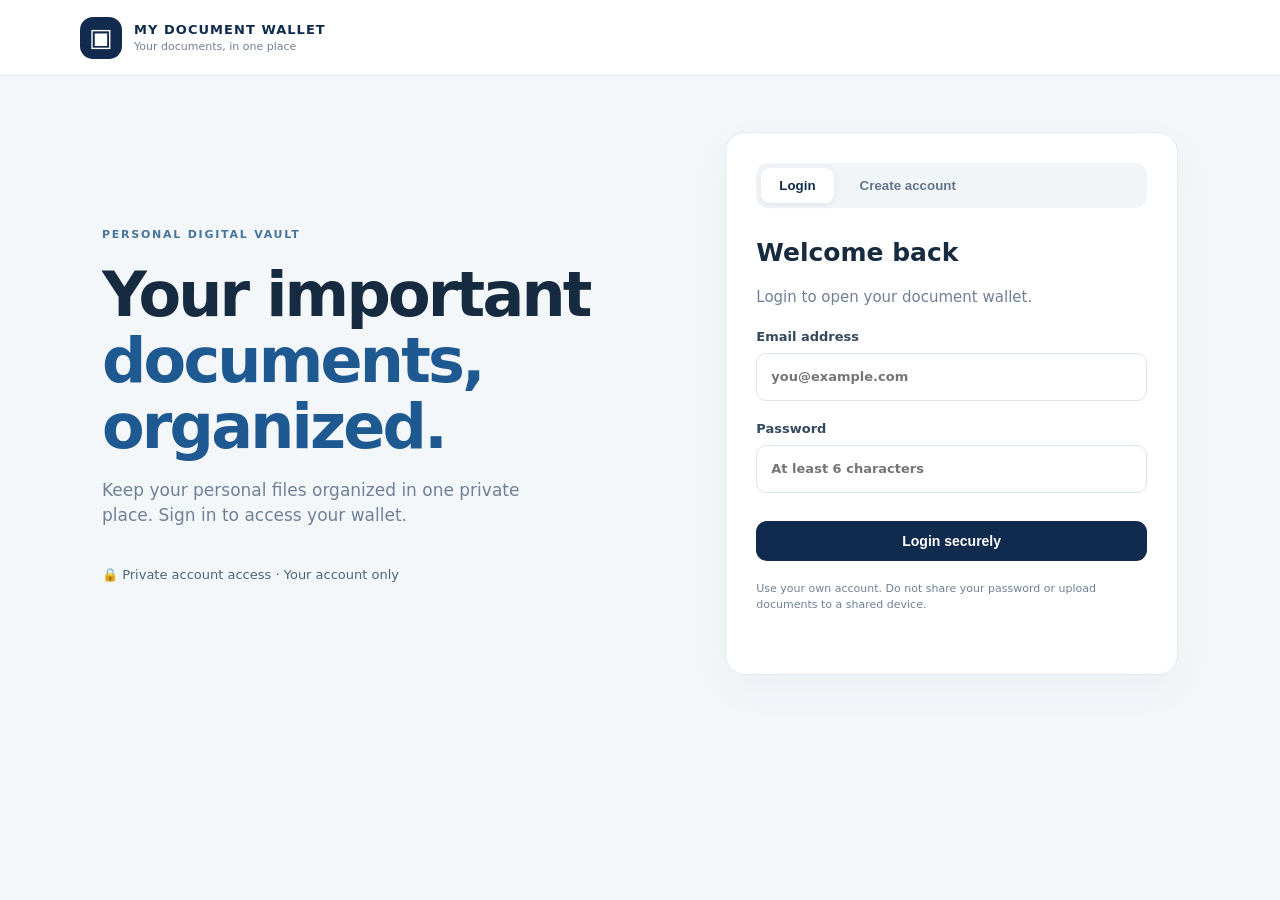
<file: index.html>
<!doctype html>
<html lang="hi">
<head>
  <meta charset="utf-8"><meta name="viewport" content="width=device-width,initial-scale=1">
  <meta name="theme-color" content="#102b4e">
  <title>MY DOCUMENT WALLET</title>
  <link rel="stylesheet" href="style.css">
</head>
<body>
  <div id="app">
    <header class="topbar">
      <div class="brand"><div class="brand-icon">▣</div><div><b>MY DOCUMENT WALLET</b><small>Your documents, in one place</small></div></div>
      <button id="logoutBtn" class="btn ghost hidden">Logout</button>
    </header>
    <main>
      <section id="authView" class="auth-layout">
        <div class="hero">
          <span class="eyebrow">PERSONAL DIGITAL VAULT</span>
          <h1>Your important<br><em>documents, organized.</em></h1>
          <p>Keep your personal files organized in one private place. Sign in to access your wallet.</p>
          <div class="secure-note">🔒 Private account access · Your account only</div>
        </div>
        <div class="panel auth-panel">
          <div class="tabs"><button class="tab active" data-tab="login">Login</button><button class="tab" data-tab="signup">Create account</button></div>
          <h2 id="authTitle">Welcome back</h2><p class="muted" id="authSubtitle">Login to open your document wallet.</p>
          <form id="authForm">
            <label>Email address<input id="email" type="email" autocomplete="email" required placeholder="you@example.com"></label>
            <label>Password<input id="password" type="password" minlength="6" autocomplete="current-password" required placeholder="At least 6 characters"></label>
            <button class="btn primary full" id="authSubmit">Login securely</button>
          </form>
          <p class="tiny muted">Use your own account. Do not share your password or upload documents to a shared device.</p>
          <div id="authMessage" class="message"></div>
        </div>
      </section>

      <section id="walletView" class="hidden">
        <div class="welcome-row"><div><span class="eyebrow">YOUR PRIVATE SPACE</span><h1>My Documents</h1><p class="muted" id="userEmail"></p></div><div class="avatar">MW</div></div>
        <div class="summary-card"><div><span class="eyebrow light">DOCUMENT WALLET</span><h2>Everything important.<br>All in one place.</h2><p>Upload, find and download your files.</p></div><div class="summary-symbol">▤</div></div>
        <div class="toolbar"><div><h2>Document library</h2><p class="muted">Choose a category or add a new file.</p></div><label class="btn primary upload-btn">＋ Add document<input id="fileInput" type="file" accept=".pdf,.jpg,.jpeg,.png,.webp" hidden></label></div>
        <div class="category-grid" id="categories"></div>
        <div class="library-head"><h2 id="listTitle">All documents</h2><input id="searchInput" class="search" placeholder="Search documents…"></div>
        <div id="documents" class="document-list"></div>
        <div class="privacy-foot">🔐 Keep your login private. This is a personal document organizer, not an official government ID or DigiLocker replacement.</div>
      </section>
    </main>
    <div id="toast" role="status"></div>
  </div>
  <script type="module" src="app.js"></script>
</body></html>
</file>
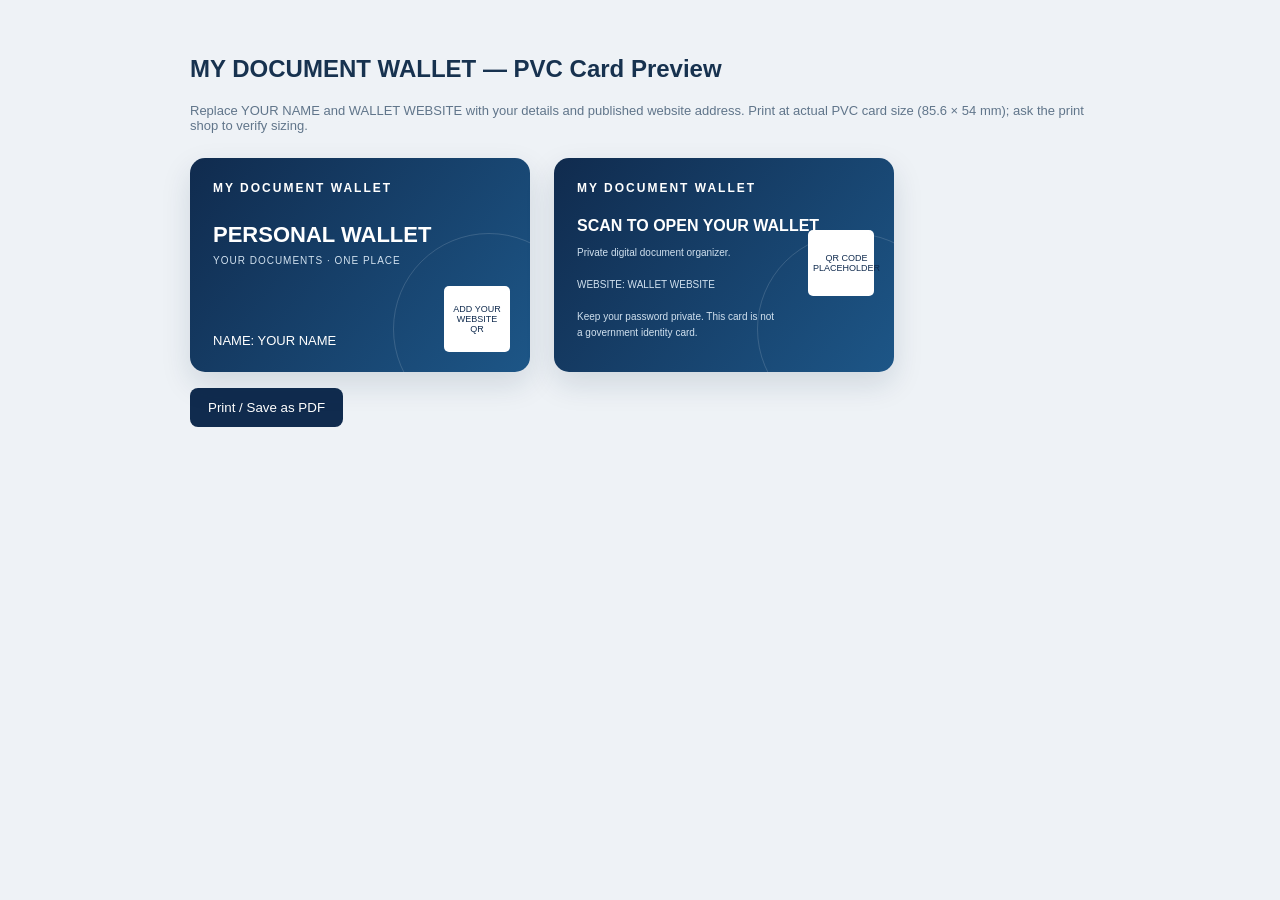
<file: pvc-card.html>
<!doctype html><html lang="en"><head><meta charset="utf-8"><meta name="viewport" content="width=device-width,initial-scale=1"><title>MY DOCUMENT WALLET - PVC Card</title><style>
*{box-sizing:border-box}body{font-family:Arial,sans-serif;background:#eef2f6;margin:0;padding:35px;color:#17324f}.wrap{max-width:900px;margin:auto}.cards{display:flex;gap:24px;flex-wrap:wrap}.card{width:340px;height:214px;border-radius:15px;background:linear-gradient(130deg,#102b4e,#1d5687);color:white;padding:23px;position:relative;overflow:hidden;box-shadow:0 12px 30px #102b4e22}.card:after{content:"";position:absolute;width:190px;height:190px;border:1px solid #ffffff25;border-radius:50%;right:-55px;top:75px}.brand{font-size:12px;letter-spacing:2px;font-weight:bold}.title{font-size:22px;font-weight:bold;margin-top:27px}.sub{font-size:10px;color:#d1e1ef;margin-top:7px;letter-spacing:1px}.name{position:absolute;bottom:24px;left:23px;font-size:13px}.qr{position:absolute;right:20px;bottom:20px;width:66px;height:66px;background:white;color:#102b4e;display:grid;place-items:center;font-size:9px;text-align:center;padding:5px;border-radius:5px}.back .title{margin-top:22px;font-size:16px}.back p{font-size:10px;line-height:1.6;color:#d1e1ef;max-width:205px}.back .qr{top:72px;bottom:auto}.hint{font-size:13px;color:#60758a;margin:18px 0 25px}.btn{background:#102b4e;color:white;border:0;padding:12px 18px;border-radius:8px;cursor:pointer}@media print{body{background:white;padding:0}.hint,.btn{display:none}.cards{gap:8mm}.card{box-shadow:none;print-color-adjust:exact;-webkit-print-color-adjust:exact}}</style></head><body><div class="wrap"><h2>MY DOCUMENT WALLET — PVC Card Preview</h2><p class="hint">Replace YOUR NAME and WALLET WEBSITE with your details and published website address. Print at actual PVC card size (85.6 × 54 mm); ask the print shop to verify sizing.</p><div class="cards"><div class="card"><div class="brand">MY DOCUMENT WALLET</div><div class="title">PERSONAL WALLET</div><div class="sub">YOUR DOCUMENTS · ONE PLACE</div><div class="name">NAME: YOUR NAME</div><div class="qr">ADD YOUR<br>WEBSITE QR</div></div><div class="card back"><div class="brand">MY DOCUMENT WALLET</div><div class="title">SCAN TO OPEN YOUR WALLET</div><p>Private digital document organizer.<br><br>WEBSITE: WALLET WEBSITE<br><br>Keep your password private. This card is not a government identity card.</p><div class="qr">QR CODE<br>PLACEHOLDER</div></div></div><p><button class="btn" onclick="window.print()">Print / Save as PDF</button></p></div></body></html>
</file>
<file: style.css>
:root{--navy:#102b4e;--blue:#1e5a91;--ink:#172b40;--muted:#718096;--line:#e4eaf0;--bg:#f4f7fa;--white:#fff}
*{box-sizing:border-box}body{margin:0;background:var(--bg);color:var(--ink);font:15px/1.5 Inter,ui-sans-serif,system-ui,-apple-system,"Segoe UI",sans-serif}
.topbar{height:76px;background:#fff;border-bottom:1px solid var(--line);display:flex;align-items:center;justify-content:space-between;padding:0 max(22px,calc((100% - 1120px)/2))}
.brand{display:flex;align-items:center;gap:12px;color:var(--navy)}.brand-icon{height:42px;width:42px;border-radius:13px;background:var(--navy);color:white;display:grid;place-items:center;font-size:25px}.brand b{display:block;letter-spacing:.08em;font-size:13px}.brand small{display:block;color:var(--muted);font-size:11px}
main{max-width:1120px;margin:0 auto;padding:42px 22px 70px}.auth-layout{display:grid;grid-template-columns:1.1fr .9fr;gap:70px;align-items:center;min-height:570px}.hero h1{font-size:clamp(38px,5vw,62px);line-height:1.06;letter-spacing:-.045em;margin:18px 0}.hero h1 em{font-style:normal;color:var(--blue)}.hero p{color:var(--muted);max-width:440px;font-size:17px}.eyebrow{font-size:11px;letter-spacing:.16em;font-weight:800;color:#47749b}.secure-note{margin-top:36px;color:#49647d;font-size:13px}
.panel{background:#fff;border:1px solid var(--line);border-radius:20px;padding:30px;box-shadow:0 14px 40px #193c5b0b}.auth-panel h2{margin:26px 0 2px;font-size:25px}.muted{color:var(--muted)}.tabs{display:flex;gap:8px;background:#f2f5f8;padding:5px;border-radius:12px}.tab{border:0;background:transparent;padding:10px 18px;border-radius:9px;color:#63758a;cursor:pointer;font-weight:700}.tab.active{background:white;color:var(--navy);box-shadow:0 2px 8px #102b4e12}
label{display:block;font-size:13px;font-weight:700;margin:18px 0;color:#34495e}input{font:inherit}label input:not([type=file]){display:block;width:100%;padding:13px 14px;border:1px solid #dce4ec;border-radius:10px;margin-top:7px;outline:none}input:focus{border-color:#4785b5!important;box-shadow:0 0 0 3px #4785b51a}
.btn{border:0;border-radius:11px;padding:12px 18px;font-weight:750;cursor:pointer;font-size:14px}.primary{background:var(--navy);color:white}.primary:hover{background:#1b4b79}.full{width:100%;margin-top:10px}.ghost{background:#eff3f7;color:var(--navy)}.tiny{font-size:11px;margin-top:20px}.message{font-size:13px;color:#a33;margin-top:12px;min-height:18px}
.hidden{display:none!important}.welcome-row{display:flex;align-items:center;justify-content:space-between;margin-bottom:25px}.welcome-row h1{font-size:36px;margin:5px 0}.avatar{width:54px;height:54px;border-radius:18px;background:#dce9f4;color:var(--navy);display:grid;place-items:center;font-weight:900}
.summary-card{background:linear-gradient(115deg,#102b4e,#1d5687);border-radius:20px;padding:30px 34px;color:#fff;display:flex;justify-content:space-between;align-items:center;overflow:hidden}.light{color:#b9d5ed}.summary-card h2{font-size:27px;line-height:1.15;margin:10px 0}.summary-card p{color:#d3e1ee;margin:0}.summary-symbol{font-size:100px;color:#ffffff24;padding-right:28px}
.toolbar,.library-head{display:flex;justify-content:space-between;align-items:center;gap:20px;margin:34px 0 18px}.toolbar h2,.library-head h2{margin:0;font-size:21px}.toolbar p{margin:3px 0}.upload-btn{white-space:nowrap}
.category-grid{display:grid;grid-template-columns:repeat(4,1fr);gap:12px}.category{background:#fff;border:1px solid var(--line);border-radius:14px;padding:17px;text-align:left;cursor:pointer;color:var(--ink);transition:.15s}.category:hover,.category.selected{border-color:#4f83ad;background:#f0f6fb}.category .ico{font-size:22px;display:block;margin-bottom:9px}.category b{font-size:13px}.category small{display:block;color:var(--muted);margin-top:3px}
.search{width:min(260px,45%);padding:11px 13px;border:1px solid var(--line);border-radius:10px;background:#fff}.document-list{display:grid;gap:10px}.doc{display:flex;align-items:center;gap:14px;padding:15px;background:#fff;border:1px solid var(--line);border-radius:13px}.file-ico{width:43px;height:43px;border-radius:12px;background:#edf3f8;display:grid;place-items:center;font-size:20px}.doc-info{flex:1;min-width:0}.doc-info b{display:block;overflow:hidden;text-overflow:ellipsis;white-space:nowrap}.doc-info small{color:var(--muted)}.doc-actions{display:flex;gap:8px}.small-btn{border:1px solid var(--line);background:#fff;padding:8px 11px;border-radius:9px;cursor:pointer;color:var(--navy);font-weight:700}.empty{background:#fff;border:1px dashed #cbd6e1;padding:35px;text-align:center;border-radius:14px;color:var(--muted)}.privacy-foot{font-size:12px;color:#77889a;margin-top:30px;text-align:center}
#toast{position:fixed;bottom:24px;left:50%;transform:translateX(-50%);background:#142f4d;color:white;padding:11px 18px;border-radius:10px;opacity:0;pointer-events:none;transition:.2s}#toast.show{opacity:1}
@media(max-width:760px){main{padding:25px 16px 50px}.auth-layout{grid-template-columns:1fr;gap:25px}.hero h1{font-size:42px}.auth-panel{padding:22px}.category-grid{grid-template-columns:repeat(2,1fr)}.summary-card{padding:24px}.summary-symbol{font-size:65px;padding:0}.toolbar,.library-head{align-items:flex-start;flex-direction:column}.search{width:100%}.doc{flex-wrap:wrap}.doc-actions{width:100%;padding-left:57px}.topbar{padding:0 16px}}
</file>
